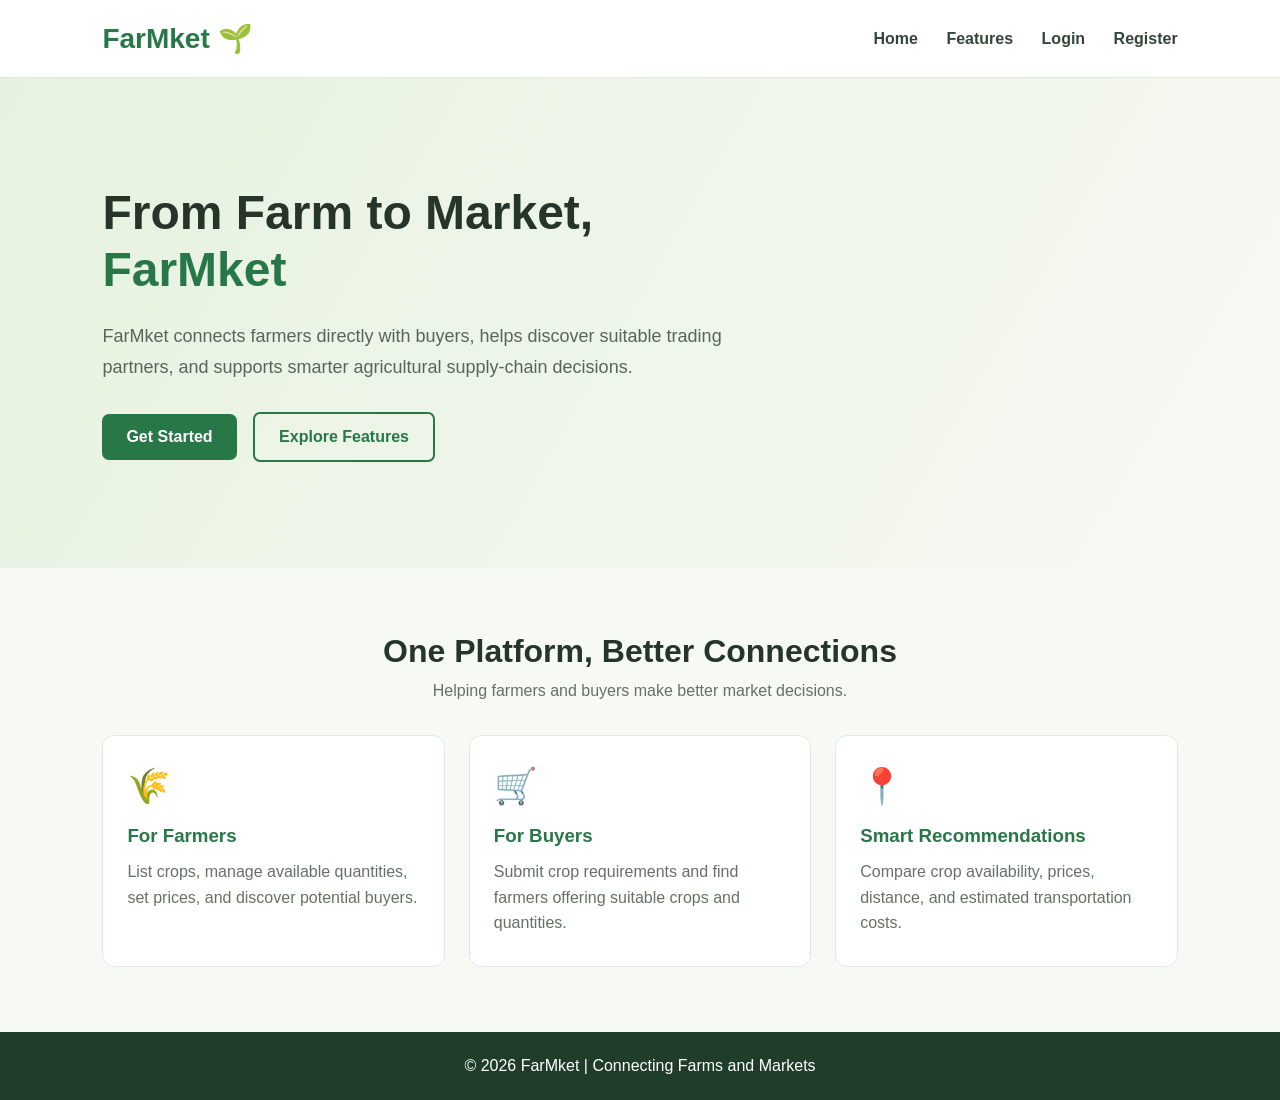
<file: src/main/resources/templates/index.html>
<!DOCTYPE html>
<html lang="en">
<head>
    <meta charset="UTF-8">
    <meta name="viewport" content="width=device-width, initial-scale=1.0">
    <title>FarMket | Farm to Market</title>

    <style>
        * {
            margin: 0;
            padding: 0;
            box-sizing: border-box;
        }

        body {
            font-family: Arial, sans-serif;
            background-color: #f7f9f4;
            color: #26352a;
        }

        header {
            display: flex;
            justify-content: space-between;
            align-items: center;
            padding: 22px 8%;
            background-color: white;
            border-bottom: 1px solid #e3e9df;
        }

        .logo {
            color: #287747;
            font-size: 28px;
            font-weight: bold;
        }

        nav a {
            text-decoration: none;
            color: #344638;
            margin-left: 24px;
            font-weight: bold;
        }

        nav a:hover {
            color: #287747;
        }

        .hero {
            min-height: 490px;
            padding: 90px 8%;
            display: flex;
            align-items: center;
            background: linear-gradient(120deg, #e6f2df, #f7f9f4);
        }

        .hero-content {
            max-width: 650px;
        }

        .tag {
            color: #287747;
            font-weight: bold;
            margin-bottom: 18px;
        }

        h1 {
            font-size: 48px;
            line-height: 1.2;
            margin-bottom: 22px;
        }

        h1 span {
            color: #287747;
        }

        .description {
            font-size: 18px;
            line-height: 1.7;
            color: #58665a;
            margin-bottom: 30px;
        }

        .button {
            display: inline-block;
            padding: 14px 24px;
            margin-right: 12px;
            border-radius: 7px;
            text-decoration: none;
            font-weight: bold;
        }

        .primary {
            background-color: #287747;
            color: white;
        }

        .secondary {
            border: 2px solid #287747;
            color: #287747;
        }

        .features {
            padding: 65px 8%;
            text-align: center;
        }

        .features h2 {
            font-size: 32px;
            margin-bottom: 12px;
        }

        .section-description {
            color: #657166;
            margin-bottom: 35px;
        }

        .cards {
            display: grid;
            grid-template-columns: repeat(3, 1fr);
            gap: 24px;
        }

        .card {
            background: white;
            padding: 30px 24px;
            border-radius: 12px;
            border: 1px solid #e4e9df;
            text-align: left;
        }

        .card .icon {
            font-size: 35px;
            margin-bottom: 18px;
        }

        .card h3 {
            margin-bottom: 12px;
            color: #287747;
        }

        .card p {
            line-height: 1.6;
            color: #657166;
        }

        footer {
            text-align: center;
            padding: 25px;
            background: #203d2a;
            color: white;
        }

        @media (max-width: 700px) {
            header {
                flex-direction: column;
                gap: 18px;
            }

            nav a {
                margin: 0 7px;
            }

            h1 {
                font-size: 36px;
            }

            .cards {
                grid-template-columns: 1fr;
            }

            .hero {
                padding: 65px 7%;
            }
        }
    </style>
</head>

<body>

    <header>
        <div class="logo">FarMket 🌱</div>

        <nav>
            <a href="/">Home</a>
            <a href="#features">Features</a>
            <a href="/login">Login</a>
            <a href="/register">Register</a>
        </nav>
    </header>

    <section class="hero">
        <div class="hero-content">

            <h1>
                From Farm to Market,
                <span>FarMket</span>
            </h1>

            <p class="description">
                FarMket connects farmers directly with buyers,
                helps discover suitable trading partners, and
                supports smarter agricultural supply-chain decisions.
            </p>

            <a href="/register" class="button primary">
                Get Started
            </a>

            <a href="#features" class="button secondary">
                Explore Features
            </a>
        </div>
    </section>

    <section class="features" id="features">
        <h2>One Platform, Better Connections</h2>

        <p class="section-description">
            Helping farmers and buyers make better market decisions.
        </p>

        <div class="cards">

            <div class="card">
                <div class="icon">🌾</div>
                <h3>For Farmers</h3>
                <p>
                    List crops, manage available quantities,
                    set prices, and discover potential buyers.
                </p>
            </div>

            <div class="card">
                <div class="icon">🛒</div>
                <h3>For Buyers</h3>
                <p>
                    Submit crop requirements and find farmers
                    offering suitable crops and quantities.
                </p>
            </div>

            <div class="card">
                <div class="icon">📍</div>
                <h3>Smart Recommendations</h3>
                <p>
                    Compare crop availability, prices, distance,
                    and estimated transportation costs.
                </p>
            </div>

        </div>
    </section>

    <footer>
        <p>© 2026 FarMket | Connecting Farms and Markets</p>
    </footer>

</body>
</html>
</file>
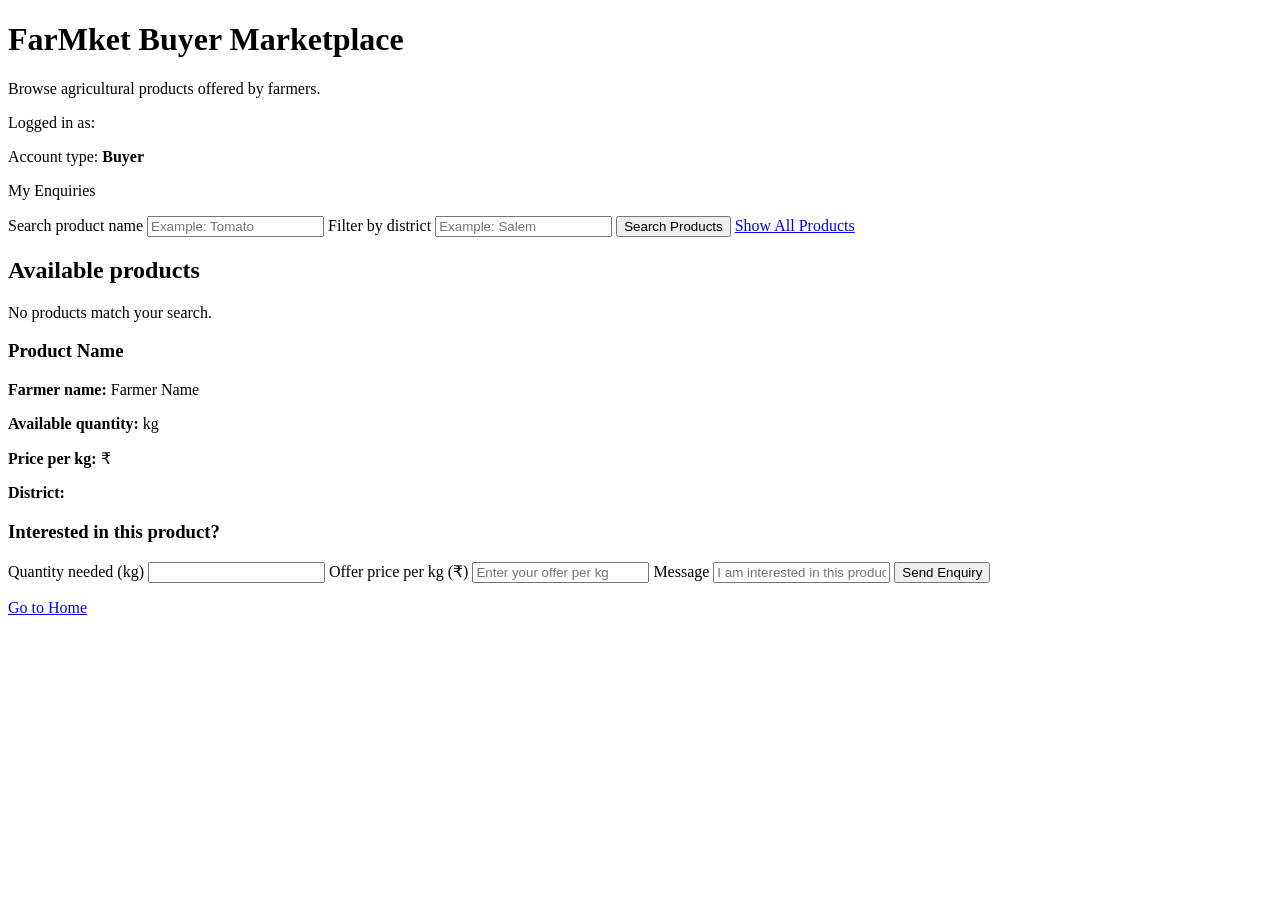
<file: src/main/resources/templates/buyer-dashboard.html>
<!DOCTYPE html>
<html lang="en" xmlns:th="http://www.thymeleaf.org">
<head>
    <meta charset="UTF-8">
    <meta name="viewport" content="width=device-width, initial-scale=1">
    <title>Buyer Marketplace | FarMket</title>
    <link rel="stylesheet" th:href="@{/style.css}">
</head>
<body>

    <h1>FarMket Buyer Marketplace</h1>
    <p>Browse agricultural products offered by farmers.</p>
    <div class="account-info">
    <p>
        Logged in as:
        <strong th:text="${loggedInEmail}"></strong>
    </p>
    <p>
        Account type:
        <strong>Buyer</strong>
    </p>
    <a th:href="@{/buyer-enquiries}">My Enquiries</a>
</div>
    <p th:if="${enquirySuccess}"
       th:text="${enquirySuccess}"
       style="color: green;"></p>

    <p th:if="${enquiryError}"
       th:text="${enquiryError}"
       style="color: red;"></p>

    <!-- Search and district filter -->
    <form action="/buyer-dashboard" method="get" class="search-form">

        <label for="search">Search product name</label>
        <input type="text"
               id="search"
               name="search"
               placeholder="Example: Tomato"
               th:value="${search}">

        <label for="district">Filter by district</label>
        <input type="text"
               id="district"
               name="district"
               placeholder="Example: Salem"
               th:value="${district}">

        <button type="submit">Search Products</button>
        <a href="/buyer-dashboard">Show All Products</a>

    </form>

    <h2>Available products</h2>

    <p th:if="${#lists.isEmpty(products)}">
        No products match your search.
    </p>

    <!-- Separate card for each product -->
    <div class="product-list">

        <div class="product-card"
             th:each="product : ${products}">

            <h3 th:text="${product.productName}">Product Name</h3>
            <p>
    <strong>Farmer name:</strong>
    <span th:text="${farmerNames[product.farmerEmail != null ? #strings.toLowerCase(product.farmerEmail) : ''] ?: 'Name unavailable'}">
        Farmer Name
    </span>
</p>
            <p>
                <strong>Available quantity:</strong>
                <span th:text="${product.quantity}"></span> kg
            </p>

            <p>
                <strong>Price per kg:</strong>
                ₹<span th:text="${product.pricePerKg}"></span>
            </p>

            <p>
                <strong>District:</strong>
                <span th:text="${product.district}"></span>
            </p>

            <div class="enquiry-section">
                <h3>Interested in this product?</h3>

                <form action="/enquiries/send" method="post">

                    <input type="hidden"
                           name="productId"
                           th:value="${product.id}">

                    <label>Quantity needed (kg)</label>
                    <input type="number"
                           name="requestedQuantity"
                           min="0.01"
                           th:max="${product.quantity}"
                           step="0.01"
                           required>
                    <label>Offer price per kg (₹)</label>
                    <input type="number"
                        name="offeredPricePerKg"
                                min="0.01"
                                step="0.01"
                                placeholder="Enter your offer per kg"
                                required>
                    <label>Message</label>
                    <input type="text"
                           name="message"
                           placeholder="I am interested in this product"
                           maxlength="500"
                           required>

                    <button type="submit">Send Enquiry</button>

                </form>
            </div>

        </div>

    </div>

    <p><a href="/">Go to Home</a></p>

</body>
</html>
</file>
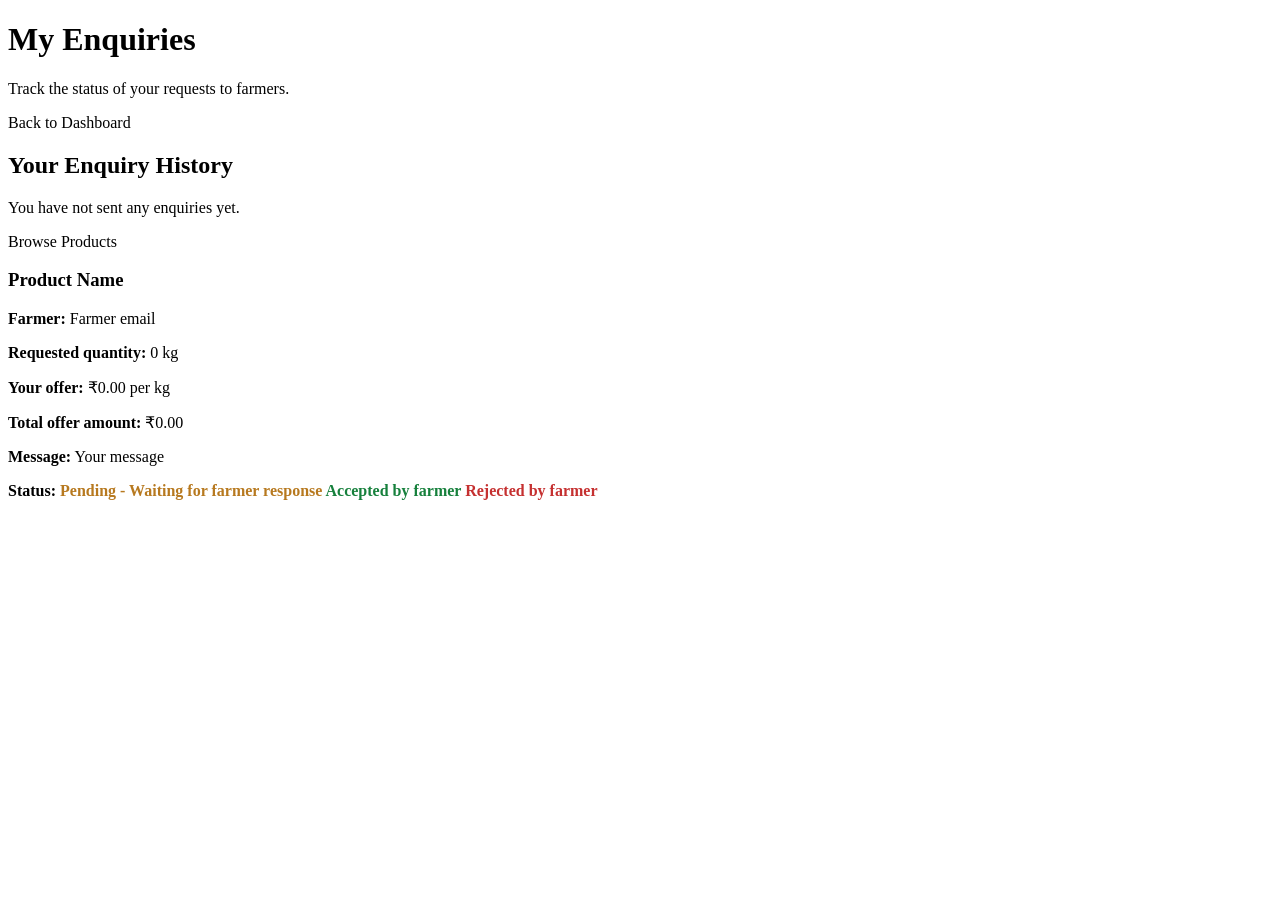
<file: src/main/resources/templates/buyer-enquiries.html>
<!DOCTYPE html>
<html lang="en" xmlns:th="http://www.thymeleaf.org">
<head>
    <meta charset="UTF-8">
    <meta name="viewport" content="width=device-width, initial-scale=1.0">
    <title>My Enquiries | FarMket</title>
    <link rel="stylesheet" th:href="@{/style.css}">
</head>
<body>

    <header>
        <h1>My Enquiries</h1>
        <p>Track the status of your requests to farmers.</p>
        <a th:href="@{/buyer-dashboard}">Back to Dashboard</a>
    </header>

    <main>
        <h2>Your Enquiry History</h2>

        <div th:if="${enquiries == null or #lists.isEmpty(enquiries)}">
            <p>You have not sent any enquiries yet.</p>
            <a th:href="@{/buyer-dashboard}">Browse Products</a>
        </div>

        <div th:each="enquiry : ${enquiries}" class="product-card">

            <h3 th:text="${enquiry.productName}">Product Name</h3>

            <p>
                <strong>Farmer:</strong>
                <span th:text="${enquiry.farmerEmail}">Farmer email</span>
            </p>

            <p>
                <strong>Requested quantity:</strong>
                <span th:text="${enquiry.requestedQuantity}">0</span> kg
            </p>

            <p>
                <strong>Your offer:</strong>
                ₹<span th:text="${#numbers.formatDecimal(enquiry.offeredPricePerKg, 1, 2)}">0.00</span>
                per kg
            </p>

            <p>
                <strong>Total offer amount:</strong>
                ₹<span th:text="${#numbers.formatDecimal(enquiry.requestedQuantity * enquiry.offeredPricePerKg, 1, 2)}">0.00</span>
            </p>

            <p>
                <strong>Message:</strong>
                <span th:text="${enquiry.message}">Your message</span>
            </p>

            <p>
                <strong>Status:</strong>
                <span th:if="${enquiry.status == 'PENDING'}"
                      style="color: #b7791f; font-weight: bold;">
                    Pending - Waiting for farmer response
                </span>

                <span th:if="${enquiry.status == 'ACCEPTED'}"
                      style="color: #16803c; font-weight: bold;">
                    Accepted by farmer
                </span>

                <span th:if="${enquiry.status == 'REJECTED'}"
                      style="color: #c53030; font-weight: bold;">
                    Rejected by farmer
                </span>
            </p>

        </div>
    </main>

</body>
</html>
</file>
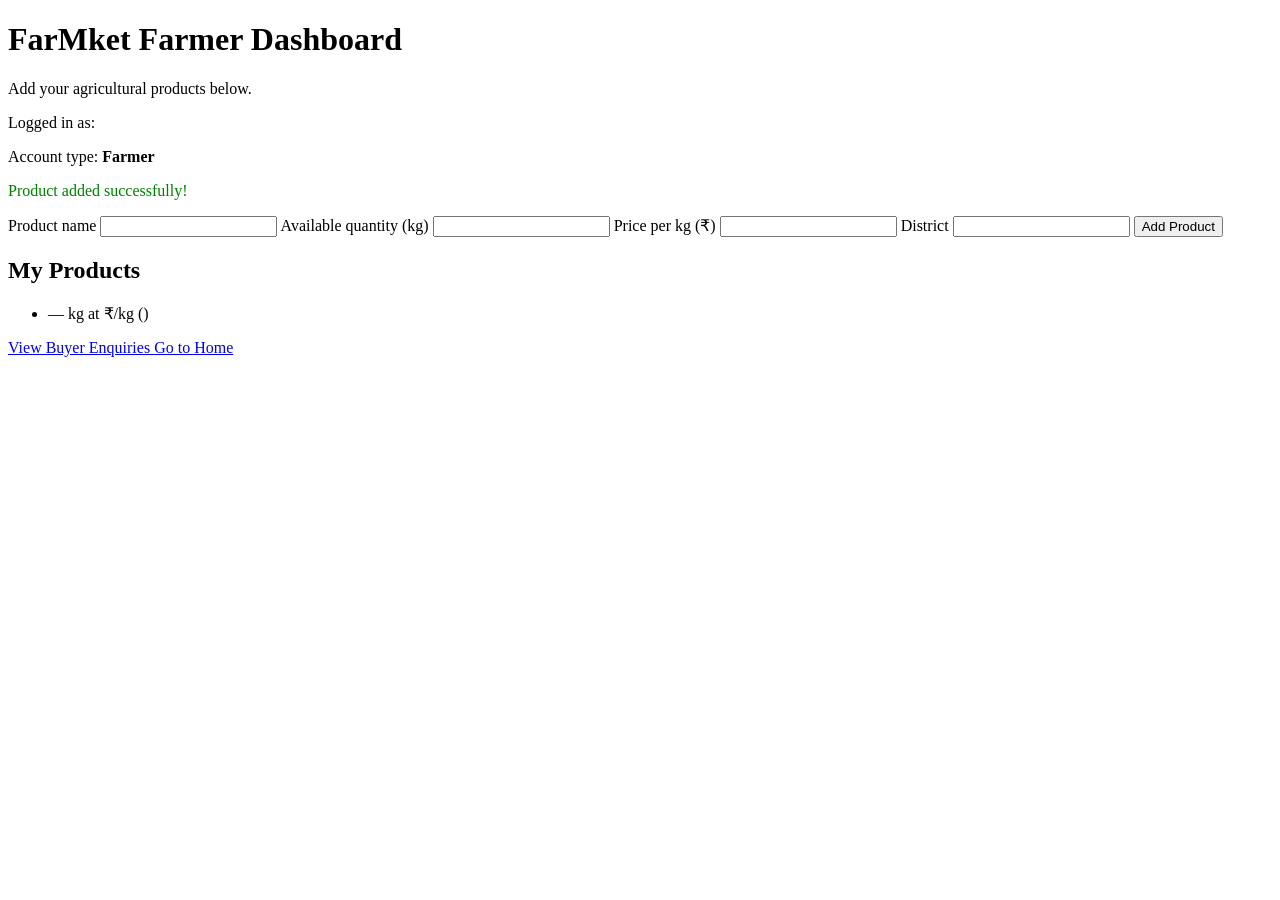
<file: src/main/resources/templates/farmer-dashboard.html>
<!DOCTYPE html>
<html lang="en" xmlns:th="http://www.thymeleaf.org">
<head>
    <meta charset="UTF-8">
    <meta name="viewport" content="width=device-width, initial-scale=1">
    <link rel="stylesheet" th:href="@{/style.css}">
    <title>Farmer Dashboard | FarMket</title>
</head>
<body>

    <h1>FarMket Farmer Dashboard</h1>
    <p>Add your agricultural products below.</p>
    <div class="account-info">
    <p>Logged in as: <strong th:text="${loggedInEmail}"></strong></p>
    <p>Account type: <strong>Farmer</strong></p>
</div>
    <p th:if="${param.success}"
   style="color: green;">
    Product added successfully!
</p>

    <p th:if="${error}" th:text="${error}"
       style="color: red;"></p>

    <form action="/products/add" method="post">

        <label for="productName">Product name</label>
        <input type="text" id="productName"
               name="productName" required>



        <label for="quantity">Available quantity (kg)</label>
        <input type="number" id="quantity" name="quantity"
               min="0.01" step="0.01" required>



        <label for="pricePerKg">Price per kg (₹)</label>
        <input type="number" id="pricePerKg" name="pricePerKg"
               min="0.01" step="0.01" required>



        <label for="district">District</label>
        <input type="text" id="district"
               name="district" required>



        <button type="submit">Add Product</button>

    </form>

    <h2>My Products</h2>

    <ul>
        <li th:each="product : ${products}">
            <span th:text="${product.productName}"></span>
            —
            <span th:text="${product.quantity}"></span> kg
            at ₹<span th:text="${product.pricePerKg}"></span>/kg
            (<span th:text="${product.district}"></span>)
        </li>
    </ul>

<a href="/farmer-enquiries" class="back-link">
    View Buyer Enquiries
</a>

    <a href="/">Go to Home</a>

</body>
</html>
</file>
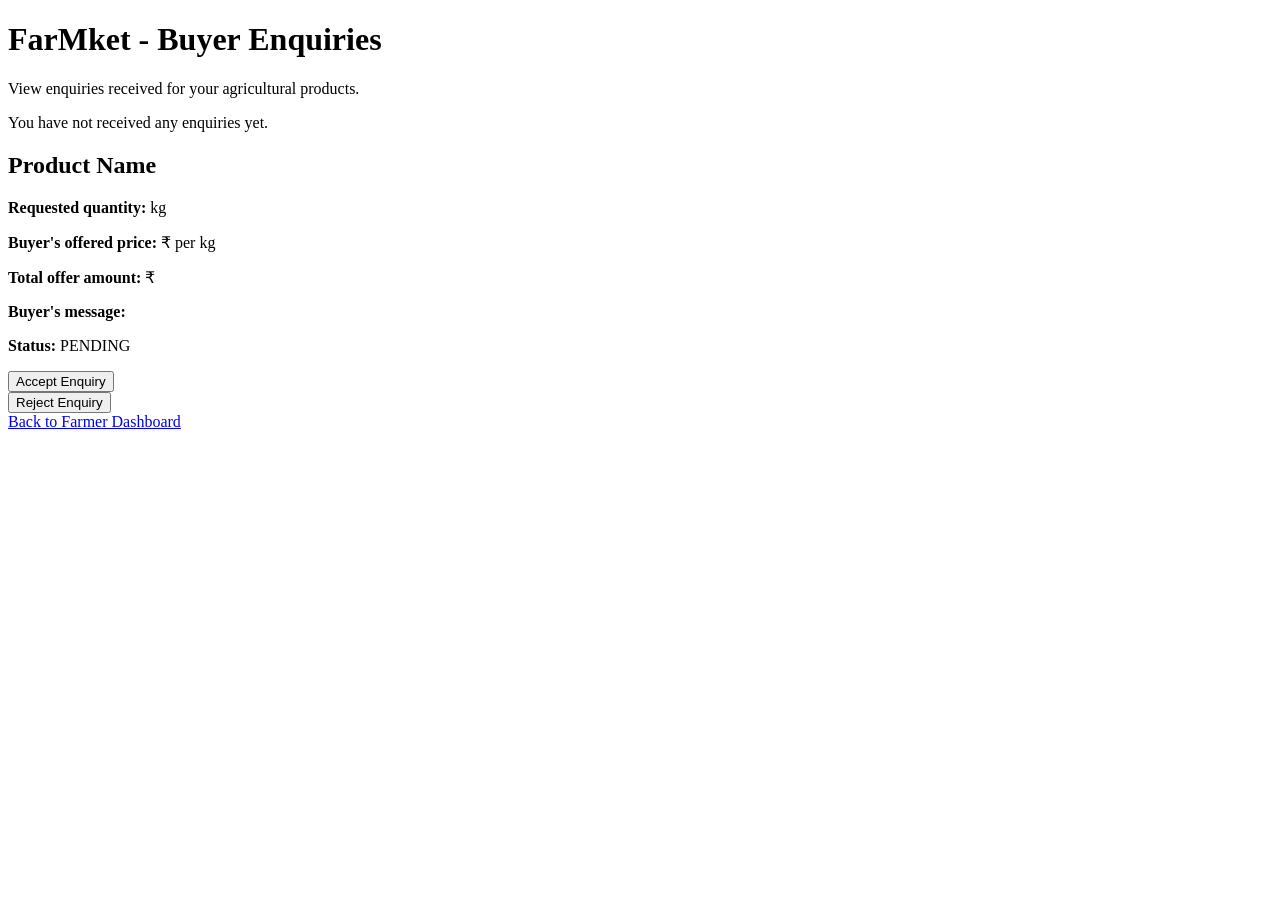
<file: src/main/resources/templates/farmer-enquiries.html>
<!DOCTYPE html>
<html lang="en" xmlns:th="http://www.thymeleaf.org">
<head>
    <meta charset="UTF-8">
    <meta name="viewport" content="width=device-width, initial-scale=1">
    <title>Farmer Enquiries | FarMket</title>

    <link rel="stylesheet" th:href="@{/style.css}">
</head>
<body>

    <h1>FarMket - Buyer Enquiries</h1>

    <p>View enquiries received for your agricultural products.</p>

    <!-- Success message -->
    <p th:if="${success}"
       th:text="${success}"
       class="success-message">
    </p>

    <!-- Error message -->
    <p th:if="${error}"
       th:text="${error}"
       class="error-message">
    </p>

    <!-- Message when no enquiries are available -->
    <p th:if="${#lists.isEmpty(enquiries)}"
       class="empty-message">
        You have not received any enquiries yet.
    </p>

    <div class="enquiry-list">

        <!-- Display each enquiry -->
        <div class="enquiry-card"
             th:each="enquiry : ${enquiries}">

            <h2 th:text="${enquiry.productName}">
                Product Name
            </h2>

            <p>
                <strong>Requested quantity:</strong>
                <span th:text="${enquiry.requestedQuantity}"></span> kg
            </p>
            <p>
    <strong>Buyer's offered price:</strong>
    ₹<span th:text="${#numbers.formatDecimal(enquiry.offeredPricePerKg, 1, 2)}"></span> per kg
</p>

<p>
    <strong>Total offer amount:</strong>
    ₹<span th:text="${#numbers.formatDecimal(enquiry.requestedQuantity * enquiry.offeredPricePerKg, 1, 2)}"></span>
</p>
            <p>
                <strong>Buyer's message:</strong>
                <span th:text="${enquiry.message}"></span>
            </p>

            <p>
                <strong>Status:</strong>

                <span class="status"
                      th:text="${enquiry.status}"
                      th:classappend="${enquiry.status == 'PENDING'} ? ' pending' : ''">
                    PENDING
                </span>
            </p>

            <!-- Accept and Reject buttons for pending enquiries -->
            <div th:if="${enquiry.status == 'PENDING'}"
                 class="enquiry-actions">

                <!-- Accept enquiry -->
                <form th:action="@{/farmer-enquiries/{id}/respond(id=${enquiry.id})}"
                      method="post">

                    <input type="hidden"
                           name="status"
                           value="ACCEPTED">

                    <button type="submit" class="accept-button">
                        Accept Enquiry
                    </button>
                </form>

                <!-- Reject enquiry -->
                <form th:action="@{/farmer-enquiries/{id}/respond(id=${enquiry.id})}"
                      method="post">

                    <input type="hidden"
                           name="status"
                           value="REJECTED">

                    <button type="submit" class="reject-button">
                        Reject Enquiry
                    </button>
                </form>

            </div>

        </div>

    </div>

    <a class="back-link" href="/farmer-dashboard">
        Back to Farmer Dashboard
    </a>

</body>
</html>
</file>
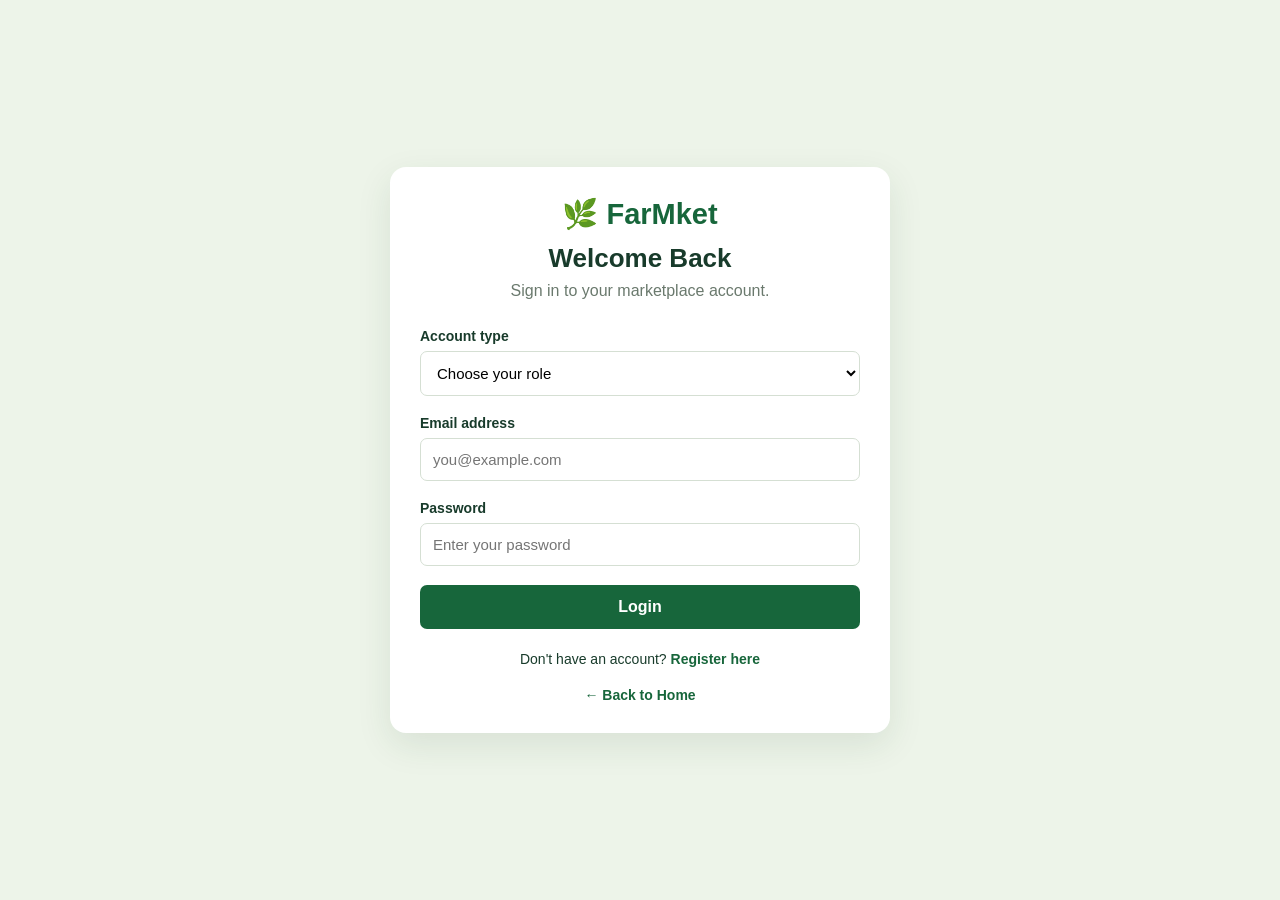
<file: src/main/resources/templates/login.html>
<!DOCTYPE html>
<html lang="en">
<head>
    <title>Login | FarMket</title>
    <style>
        * {
            margin: 0;
            padding: 0;
            box-sizing: border-box;
        }

        body {
            font-family: Arial, sans-serif;
            background: #edf4e9;
            color: #183b2b;
            min-height: 100vh;
            display: flex;
            align-items: center;
            justify-content: center;
            padding: 20px;
        }

        .login-card {
            width: 500px;
            padding: 30px;
            background: white;
            border-radius: 16px;
            box-shadow: 0 12px 35px rgba(25, 65, 35, 0.1);
        }

        .logo {
            text-align: center;
            color: #17663b;
            font-size: 29px;
            font-weight: bold;
            margin-bottom: 12px;
        }

        h1 {
            text-align: center;
            font-size: 26px;
            margin-bottom: 8px;
        }

        .subtitle {
            text-align: center;
            color: #6a796d;
            margin-bottom: 28px;
        }

        label {
            display: block;
            margin-bottom: 7px;
            font-weight: bold;
            font-size: 14px;
        }

        input, select {
            width: 100%;
            padding: 12px;
            margin-bottom: 19px;
            border: 1px solid #d5dfd3;
            border-radius: 7px;
            font-size: 15px;
            background: white;
        }

        input:focus, select:focus {
            outline: 2px solid #8fc59d;
            border-color: #17663b;
        }

        button {
            width: 100%;
            padding: 13px;
            border: none;
            border-radius: 7px;
            background: #17663b;
            color: white;
            font-size: 16px;
            font-weight: bold;
            cursor: pointer;
        }

        button:hover {
            background: #104d2c;
        }

        .bottom-text {
            text-align: center;
            margin-top: 22px;
            font-size: 14px;
        }

        a {
            color: #17663b;
            font-weight: bold;
            text-decoration: none;
        }

        .home-link {
            display: block;
            text-align: center;
            margin-top: 20px;
            font-size: 14px;
        }
    </style>
</head>

<body>
    <main class="login-card">
        <div class="logo">🌿 FarMket</div>

        <h1>Welcome Back</h1>
        <p class="subtitle">Sign in to your marketplace account.</p>
        <p th:if="${error}" th:text="${error}" style="color: red;"></p>
        <form action="/login" method="post">
            <label for="role">Account type</label>
            <select id="role" name="role" required>
                <option value="">Choose your role</option>
                <option value="FARMER">Farmer</option>
                <option value="BUYER">Buyer</option>
               
            </select>

            <label for="email">Email address</label>
            <input
                type="email"
                id="email"
                name="email"
                placeholder="you@example.com"
                required
            >

            <label for="password">Password</label>
            <input
                type="password"
                id="password"
                name="password"
                placeholder="Enter your password"
                required
            >

            <button type="submit">Login</button>
        </form>

        <p class="bottom-text">
            Don't have an account?
            <a href="/register">Register here</a>
        </p>

        <a class="home-link" href="/">← Back to Home</a>
    </main>
</body>
</html>
</file>
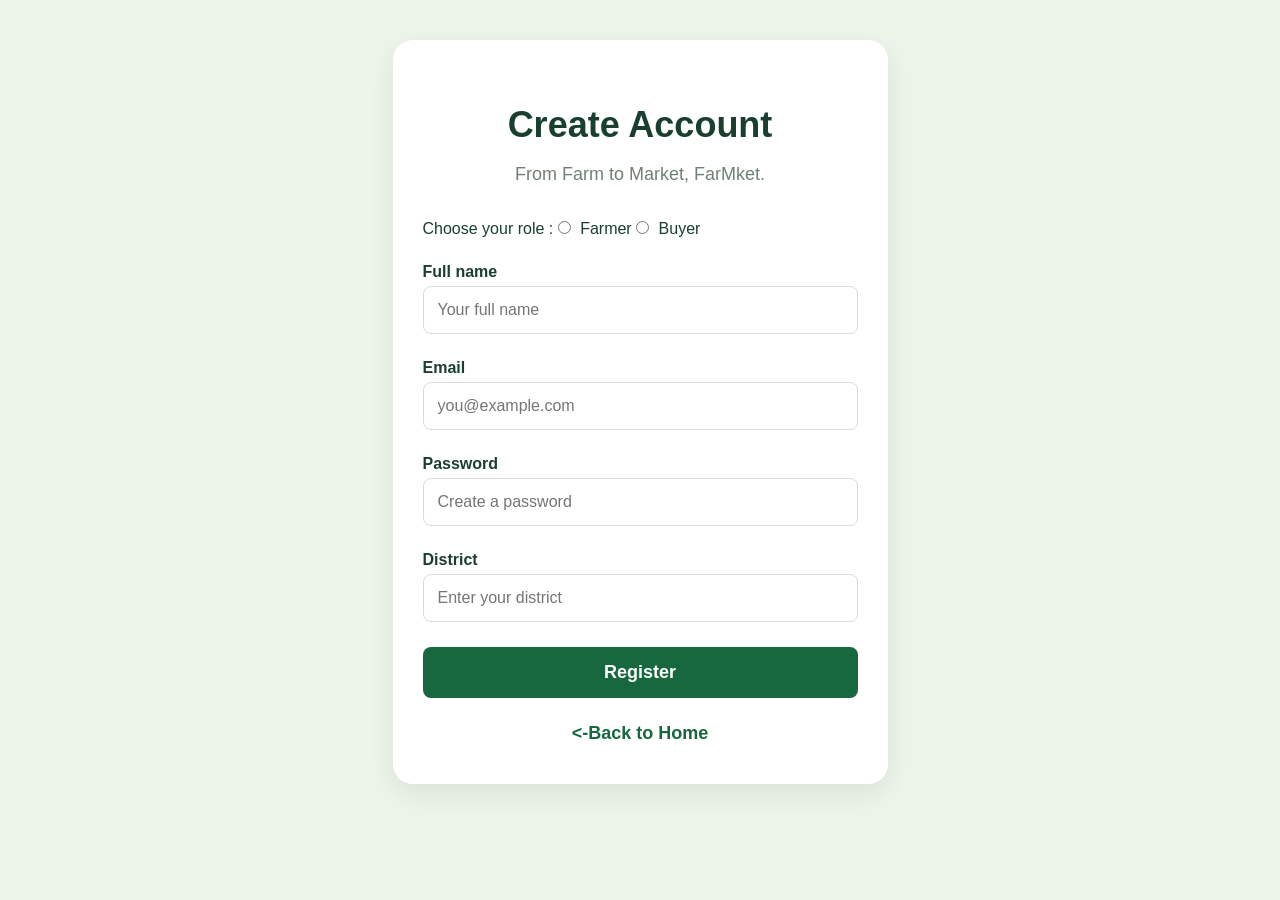
<file: src/main/resources/templates/register.html>
<!DOCTYPE html>
<html>
<head>
    <title>Register - FarMket</title>

    <style>
        body {
            font-family: Arial, sans-serif;
            background-color: #edf4e9;
            margin: 0;
            padding: 40px 15px;
            color: #193f2e;
        }

        .container {
            background-color: white;
            width: 90%;
            max-width: 435px;
            margin: auto;
            padding: 40px 30px;
            border-radius: 20px;
            box-shadow: 0 10px 30px rgba(0, 0, 0, 0.08);
        }

        h1 {
            text-align: center;
            font-size: 36px;
            margin-bottom: 15px;
        }

        .subtitle {
            text-align: center;
            color: #718074;
            margin-bottom: 35px;
            font-size: 18px;
        }

        /* Farmer and Buyer options */
        .role {
            margin-bottom: 25px;
        }

        .role input[type="radio"] {
            width: auto;
            display: inline;
            margin: 0 5px 0 0;
        }

        .role label {
            display: inline;
            margin-right: 20px;
            font-weight: normal;
            cursor: pointer;
        }

        /* Form labels */
        .field-label {
            display: block;
            font-weight: bold;
            margin-bottom: 5px;
        }

        /* Text boxes */
        .text-input {
            width: 100%;
            padding: 14px;
            margin-bottom: 25px;
            border: 1px solid #d4e0d2;
            border-radius: 8px;
            box-sizing: border-box;
            font-size: 16px;
        }

        .text-input:focus {
            outline: 2px solid #8bb99a;
        }

        /* Register button */
        button {
            width: 100%;
            padding: 15px;
            background-color: #17683e;
            color: white;
            border: none;
            border-radius: 8px;
            font-size: 18px;
            font-weight: bold;
            cursor: pointer;
        }

        button:hover {
            background-color: #105531;
        }

        .home-link {
            display: block;
            text-align: center;
            margin-top: 25px;
            color: #17683e;
            text-decoration: none;
            font-weight: bold;
            font-size: 18px;
        }

        .home-link:hover {
            text-decoration: underline;
        }

        @media (max-width: 480px) {
            .container {
                padding: 30px 20px;
            }

            h1 {
                font-size: 30px;
            }
        }
    </style>
</head>

<body>

    <div class="container">

        <h1>Create Account</h1>

        <p class="subtitle">
            From Farm to Market, FarMket.
        </p>
        <p th:if="${error}"
   th:text="${error}"
   style="color: red;">
</p>

<p th:if="${success}"
   th:text="${success}"
   style="color: green;">
</p>

        <form action="/register" method="post">

            <div class="role">
                Choose your role :
                <input type="radio"
                       id="farmer"
                       name="role"
                       value="FARMER"
                       required>
                Farmer

                <input type="radio"
                       id="buyer"
                       name="role"
                       value="BUYER">
                Buyer
            </div>

            <label class="field-label" >
                Full name
            </label>
            <input class="text-input"
                   type="text"
                   id="fullname"
                   name="fullname"
                   placeholder="Your full name"
                   required>

            <label class="field-label" >
                Email
            </label>
            <input class="text-input"
                   type="email"
                   id="email"
                   name="email"
                   placeholder="you@example.com"
                   required>

            <label class="field-label" >
                Password
            </label>
            <input class="text-input"
                   type="password"
                   id="password"
                   name="password"
                   placeholder="Create a password"
                   required
                   minlength="8">

            <label class="field-label">
                District
            </label>
            <input class="text-input"
                   type="text"
                   id="district"
                   name="district"
                   placeholder="Enter your district"
                   required>

            <button type="submit">Register</button>

        </form>

        <a class="home-link" href="/">
          <-Back to Home
        </a>

    </div>

</body>
</html>
</file>
